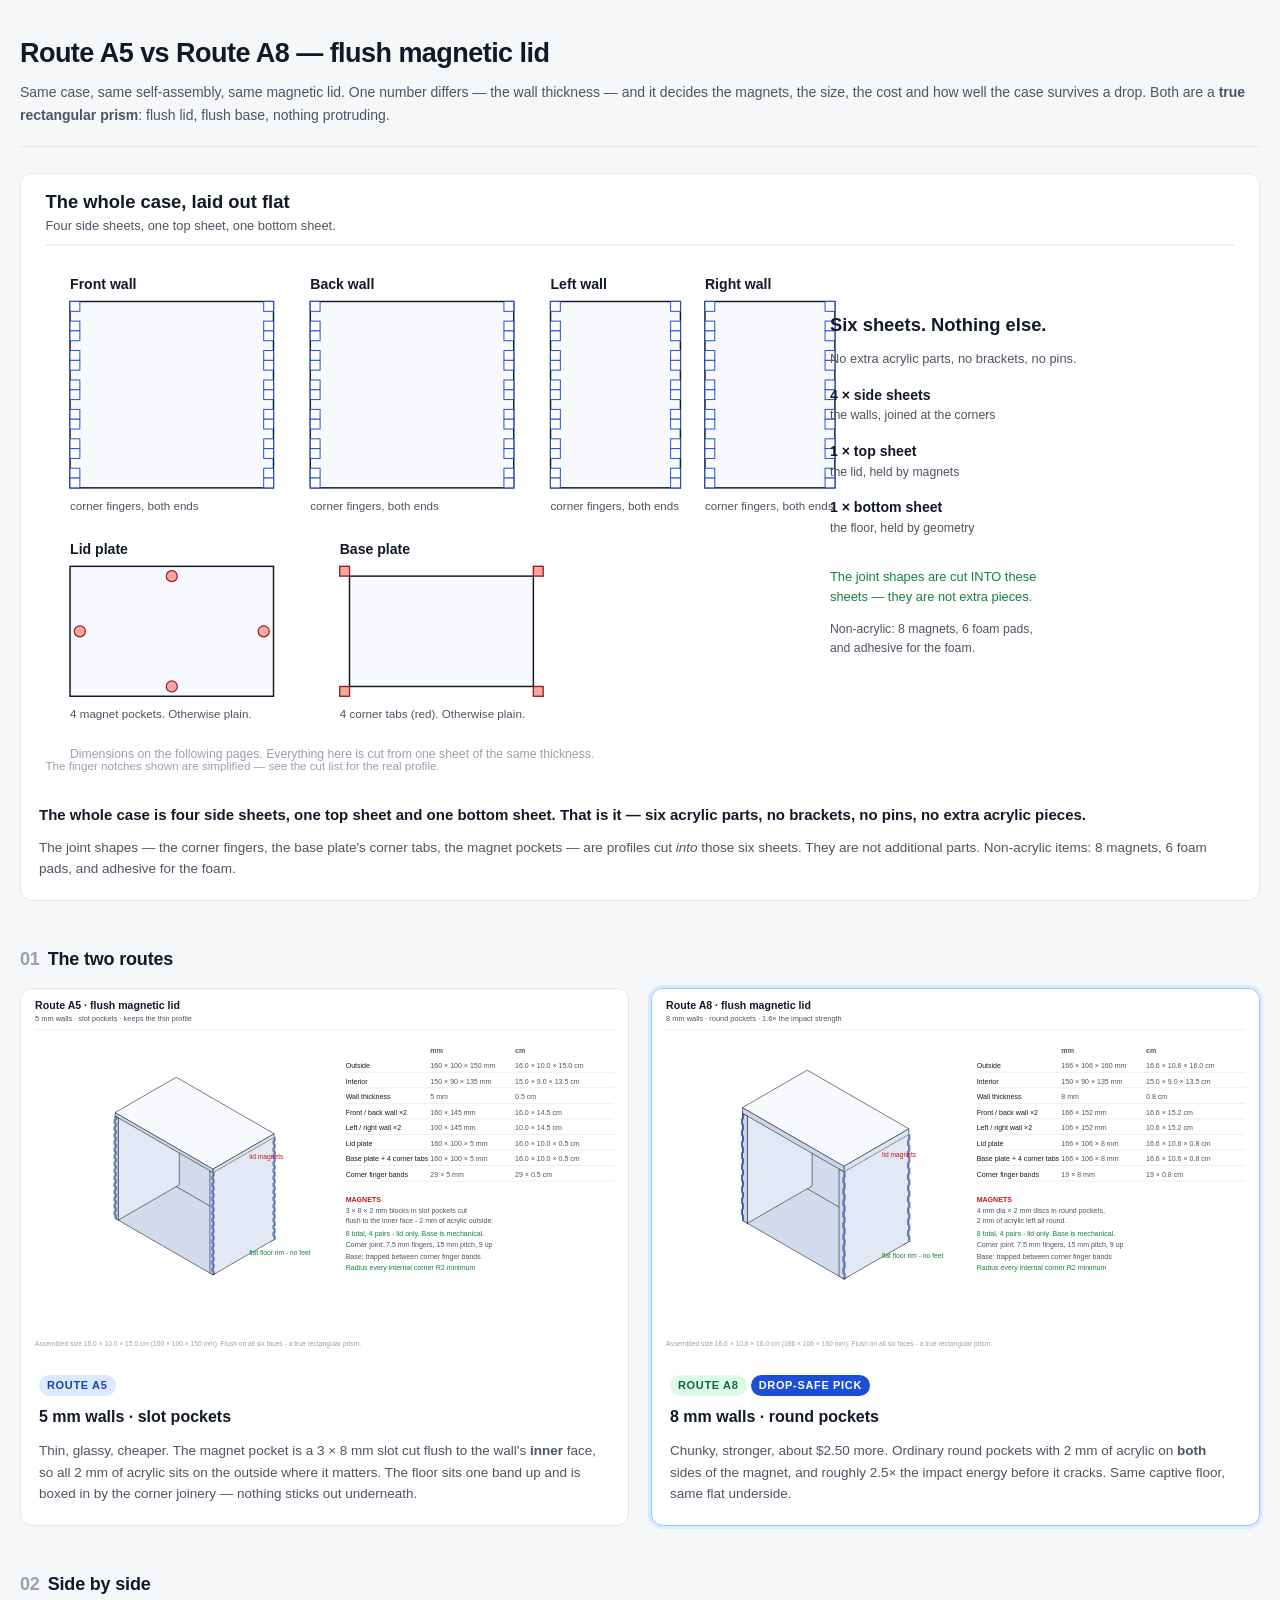
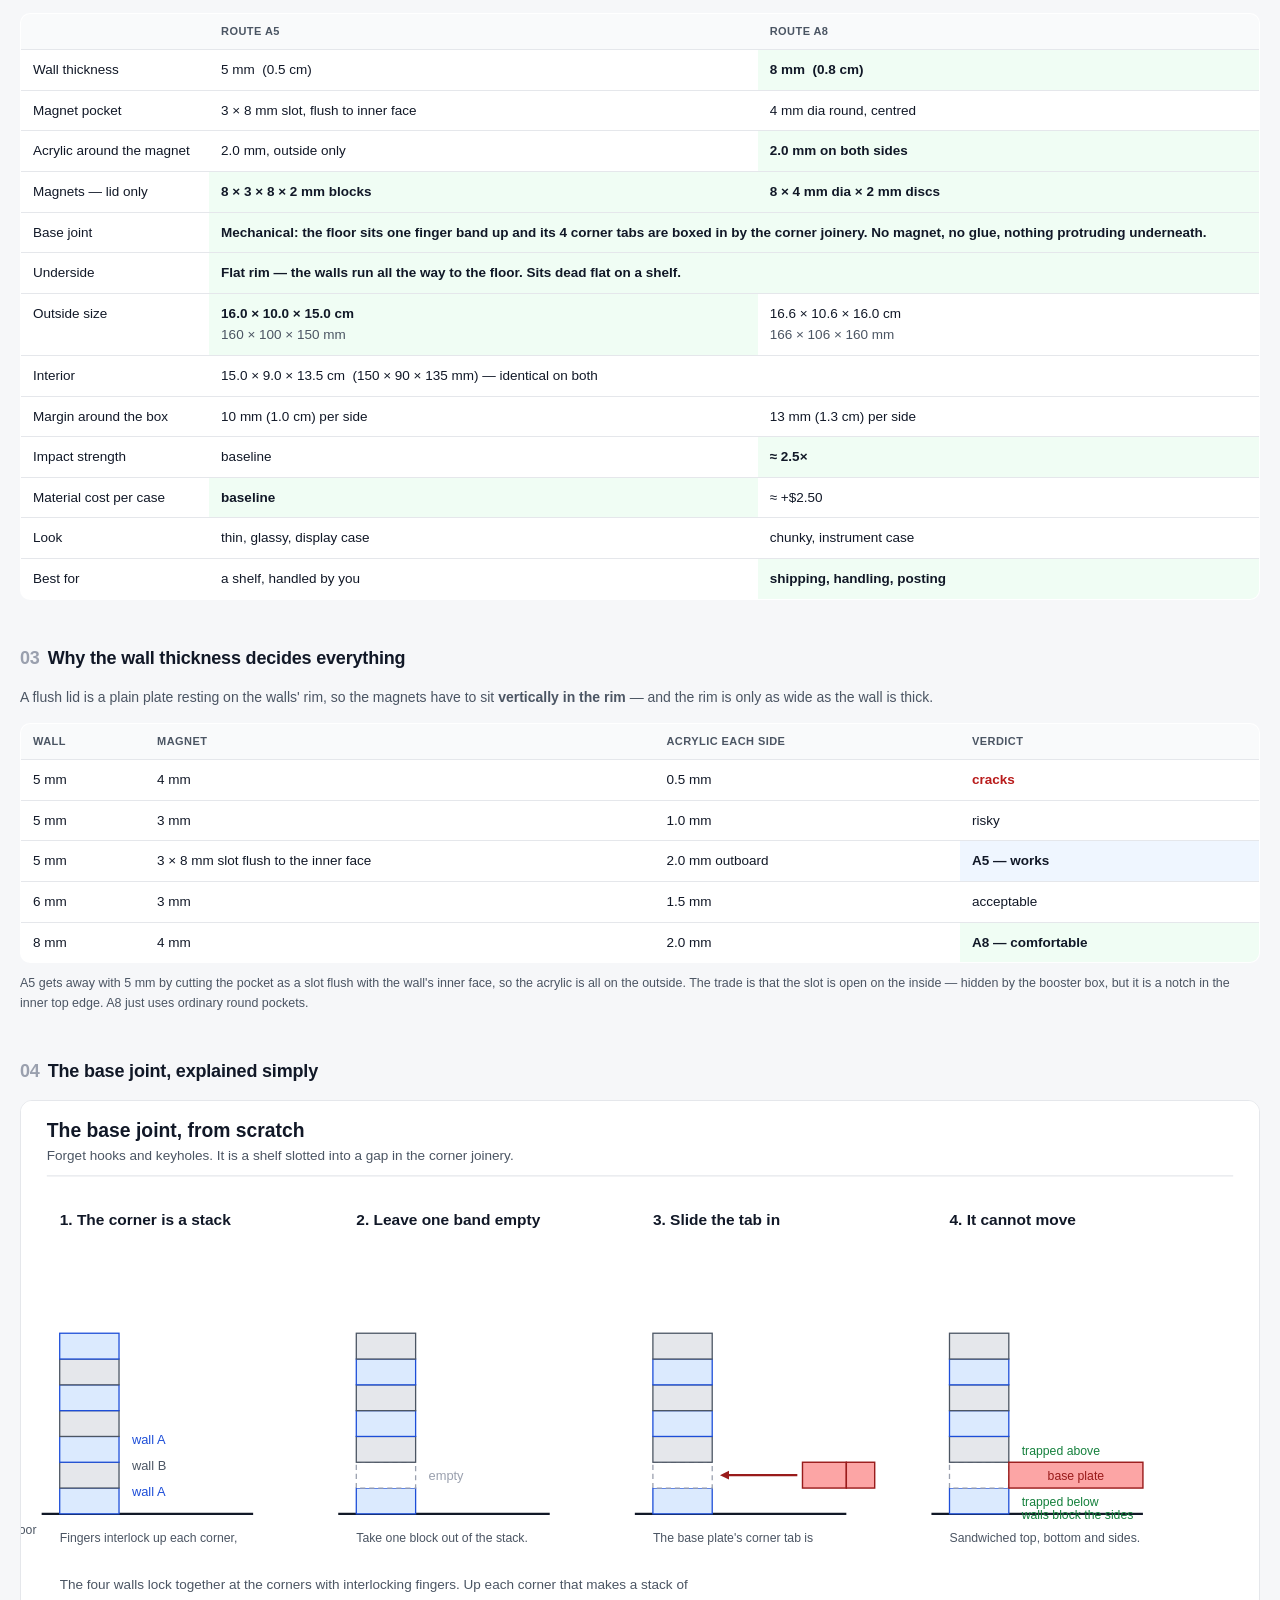
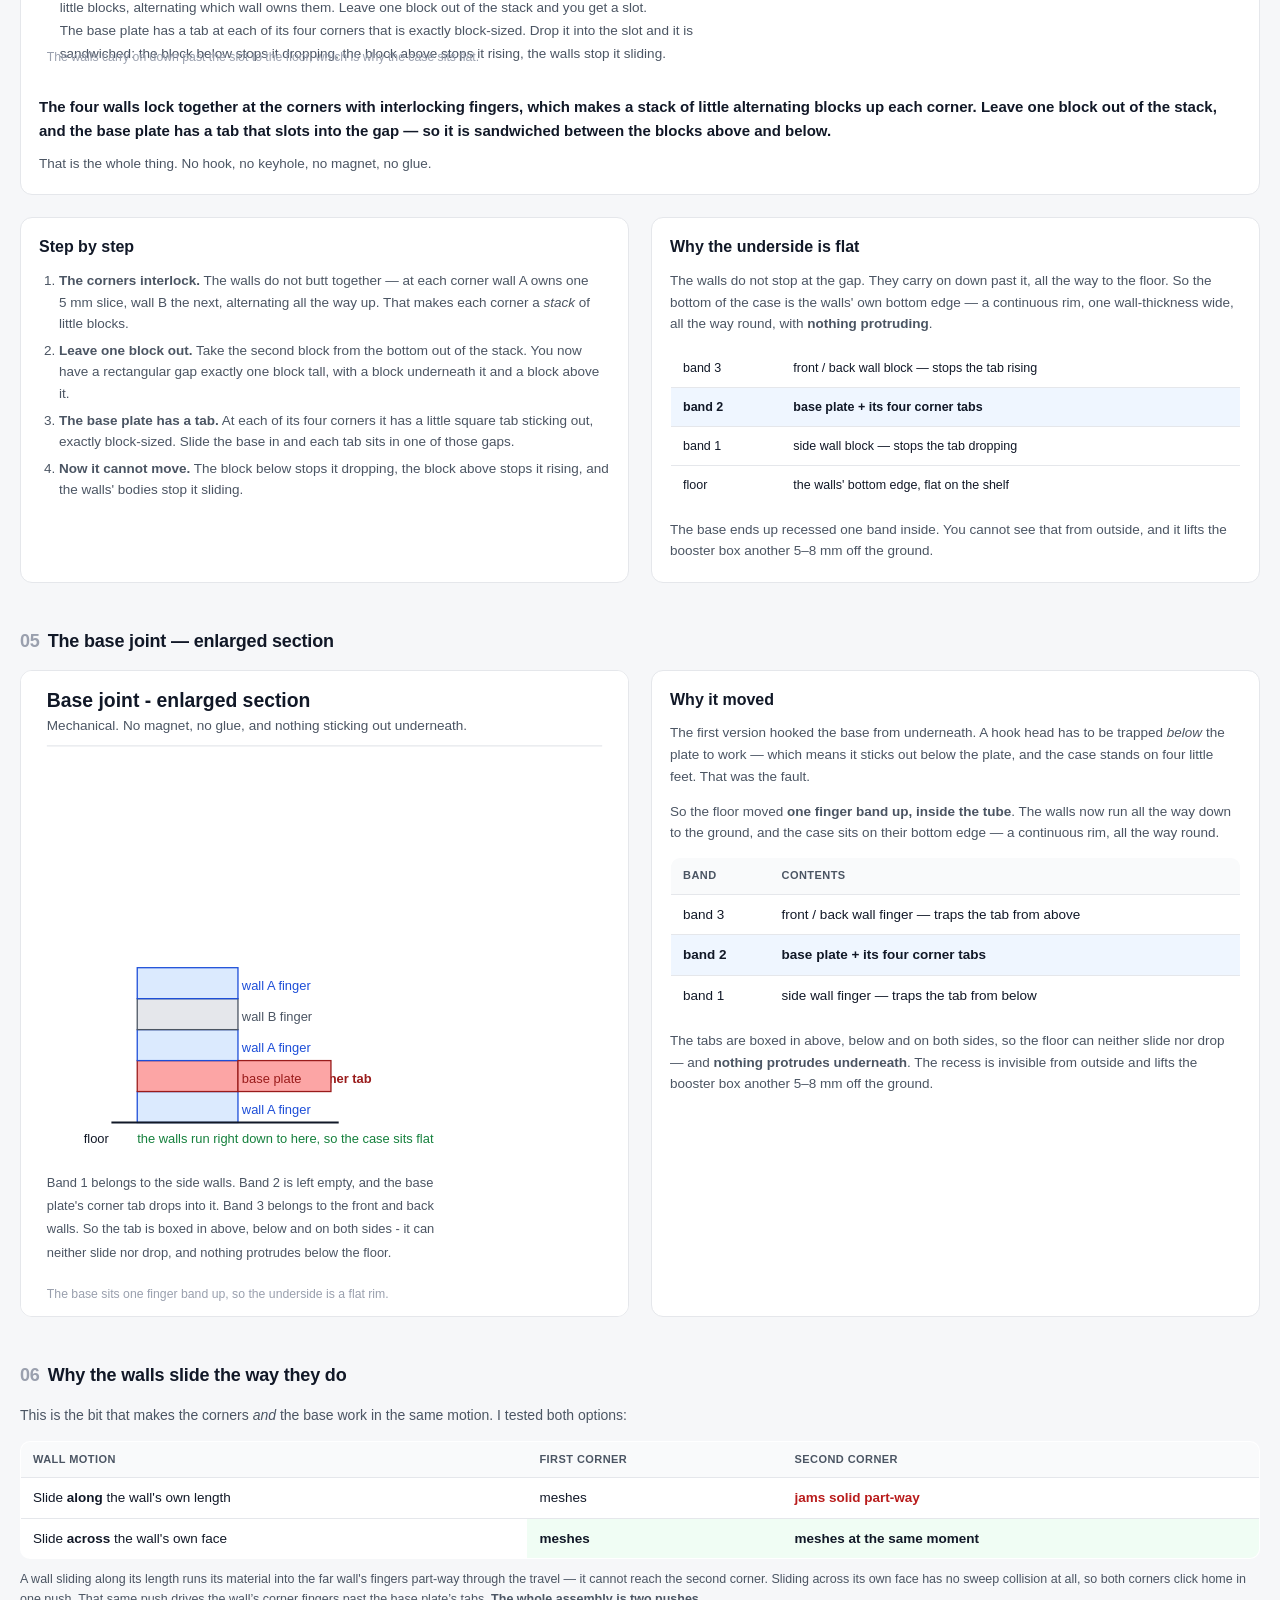
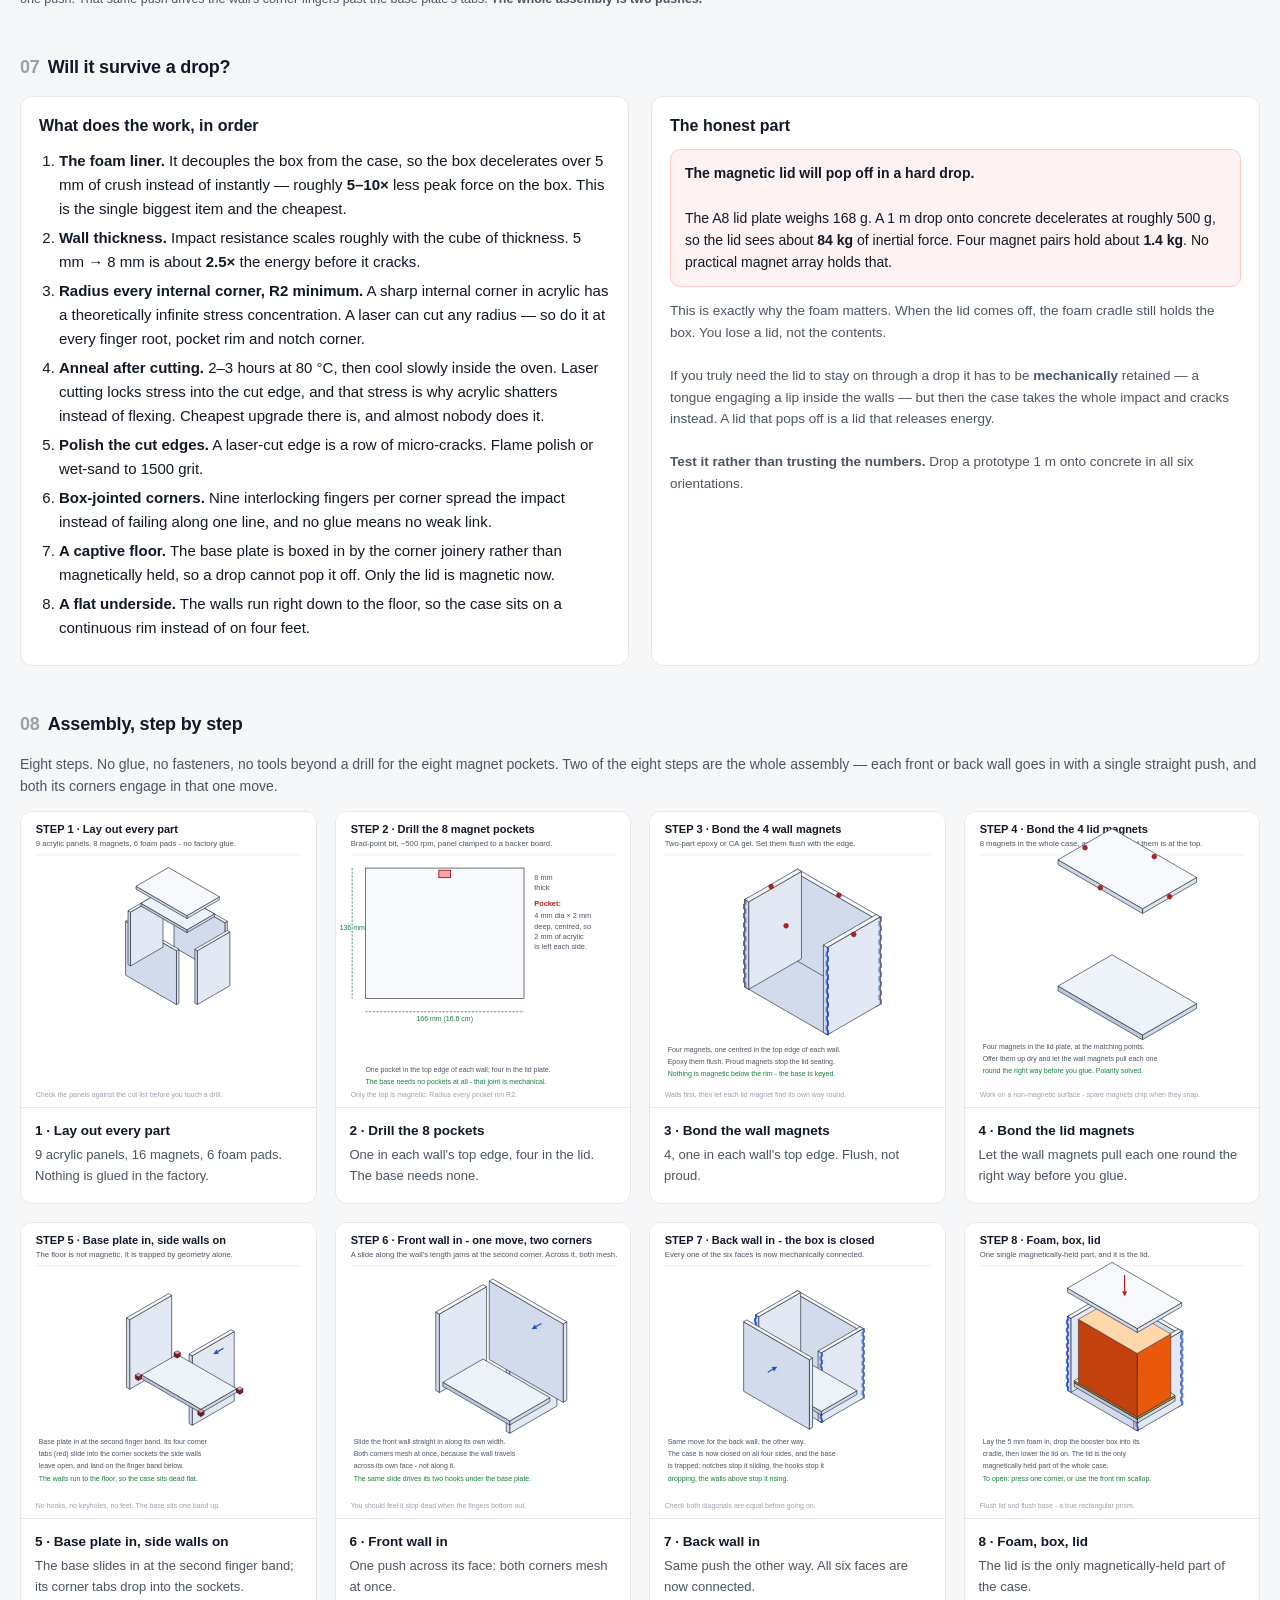
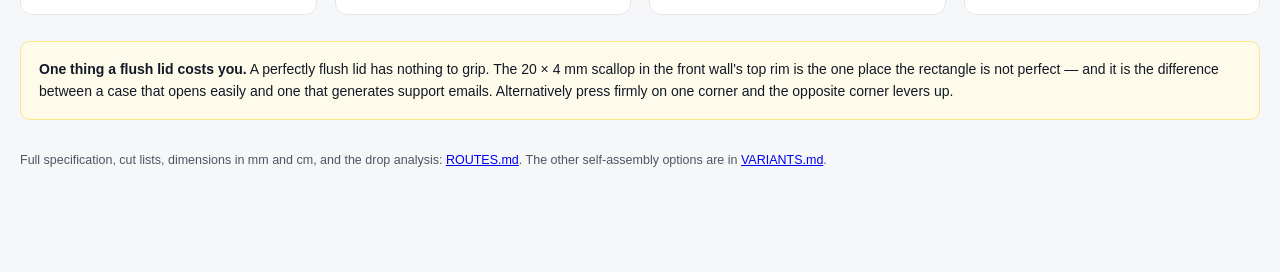
<file: display-cases/compare-a.html>
<!DOCTYPE html>
<html lang="en">
<head>
<meta charset="utf-8">
<meta name="viewport" content="width=device-width, initial-scale=1">
<title>Route A5 vs Route A8 — flush magnetic lid display case</title>
<style>
  :root { --ink:#111827; --mid:#4b5563; --dim:#9aa0ae; --line:#e5e7eb;
          --blue:#1d4ed8; --red:#b91c1c; --green:#15803d; --amber:#b45309; }
  * { box-sizing: border-box; }
  body { margin:0; padding:32px 20px 90px; background:#f6f7f9; color:var(--ink);
         font:15px/1.6 -apple-system, BlinkMacSystemFont, "Segoe UI", Roboto, Helvetica, Arial, sans-serif; }
  .wrap { max-width: 1360px; margin:0 auto; }
  header { border-bottom:1px solid var(--line); padding-bottom:20px; margin-bottom:26px; }
  h1 { font-size:27px; margin:0 0 6px; letter-spacing:-0.02em; }
  .sub { color:var(--mid); font-size:14px; }
  h2 { font-size:18px; margin:44px 0 14px; letter-spacing:-0.01em; }
  h2 .n { color:var(--dim); font-weight:600; margin-right:8px; }
  .cols2 { display:grid; grid-template-columns:1fr 1fr; gap:22px; }
  .cols4 { display:grid; grid-template-columns:repeat(4,1fr); gap:18px; }
  @media (max-width:1100px) { .cols2, .cols4 { grid-template-columns:1fr 1fr; } }
  @media (max-width:700px)  { .cols2, .cols4 { grid-template-columns:1fr; } }
  .card { background:#fff; border:1px solid var(--line); border-radius:12px; overflow:hidden; }
  .card.pick { border-color:#93c5fd; box-shadow:0 0 0 3px #dbeafe; }
  .card img { display:block; width:100%; height:auto; }
  .body { padding:16px 18px 20px; }
  .tag { display:inline-block; font-size:11px; font-weight:700; letter-spacing:.06em;
         text-transform:uppercase; padding:2px 8px; border-radius:999px; margin-bottom:8px;
         background:#e5e7eb; color:#374151; }
  .tag.a5 { background:#dbeafe; color:#1e40af; }
  .tag.a8 { background:#dcfce7; color:#166534; }
  .tag.star { background:#1d4ed8; color:#fff; }
  h3 { font-size:16px; margin:0 0 10px; }
  table { border-collapse:collapse; width:100%; font-size:13.5px; background:#fff;
          border:1px solid var(--line); border-radius:10px; overflow:hidden; }
  th, td { text-align:left; padding:9px 12px; border-bottom:1px solid var(--line); vertical-align:top; }
  th { background:#f9fafb; font-size:11px; text-transform:uppercase; letter-spacing:.04em; color:var(--mid); }
  tr:last-child td { border-bottom:none; }
  td.best { background:#eff6ff; font-weight:600; }
  td.win { background:#f0fdf4; font-weight:600; }
  code { background:#eef1f5; padding:1px 5px; border-radius:4px; font-size:12.5px; }
  .cap { color:var(--mid); font-size:12.5px; margin-top:10px; }
  .note { background:#fffbeb; border:1px solid #fde68a; border-radius:10px; padding:16px 18px; font-size:14px; }
  .warn { background:#fef2f2; border:1px solid #fecaca; border-radius:10px; padding:16px 18px; font-size:14px; }
  ol, ul { padding-left:20px; margin:6px 0 0; }
  li { margin-bottom:5px; }
  .step { background:#fff; border:1px solid var(--line); border-radius:12px; overflow:hidden; }
  .step img { display:block; width:100%; height:auto; border-bottom:1px solid var(--line); }
  .steptxt { padding:12px 14px 16px; font-size:13px; }
  .steptxt strong { display:block; font-size:13.5px; margin-bottom:4px; }
  .steptxt span { color:var(--mid); }
</style>
</head>
<body>
<div class="wrap">

<header>
  <h1>Route A5 vs Route A8 — flush magnetic lid</h1>
  <div class="sub">
    Same case, same self-assembly, same magnetic lid. One number differs —
    the wall thickness — and it decides the magnets, the size, the cost and how
    well the case survives a drop. Both are a <strong>true rectangular prism</strong>:
    flush lid, flush base, nothing protruding.
  </div>
</header>

<div class="card" style="margin-bottom:8px">
  <img src="variants/six-sheets.svg" alt="The whole case laid out flat: six acrylic sheets">
  <div class="body">
    <p style="margin:0 0 10px;font-size:15px;font-weight:600">
      The whole case is <strong>four side sheets, one top sheet and one bottom sheet</strong>.
      That is it &mdash; six acrylic parts, no brackets, no pins, no extra acrylic pieces.
    </p>
    <p style="margin:0;font-size:13.5px;color:var(--mid)">
      The joint shapes &mdash; the corner fingers, the base plate's corner tabs, the magnet
      pockets &mdash; are profiles cut <em>into</em> those six sheets. They are not additional
      parts. Non-acrylic items: 8 magnets, 6 foam pads, and adhesive for the foam.
    </p>
  </div>
</div>

<h2><span class="n">01</span>The two routes</h2>
<div class="cols2">
  <div class="card">
    <img src="variants/a5.svg" alt="Route A5 - 5 mm walls, flush magnetic lid">
    <div class="body">
      <span class="tag a5">Route A5</span>
      <h3>5 mm walls &middot; slot pockets</h3>
      <p style="margin:0;font-size:13.5px;color:var(--mid)">
        Thin, glassy, cheaper. The magnet pocket is a 3 &times; 8 mm slot cut flush
        to the wall's <strong>inner</strong> face, so all 2 mm of acrylic sits on
        the outside where it matters. The floor sits one band up and is boxed in by the corner joinery &mdash; nothing sticks out underneath.
      </p>
    </div>
  </div>
  <div class="card pick">
    <img src="variants/a8.svg" alt="Route A8 - 8 mm walls, flush magnetic lid">
    <div class="body">
      <span class="tag a8">Route A8</span> <span class="tag star">Drop-safe pick</span>
      <h3>8 mm walls &middot; round pockets</h3>
      <p style="margin:0;font-size:13.5px;color:var(--mid)">
        Chunky, stronger, about $2.50 more. Ordinary round pockets with 2 mm of
        acrylic on <strong>both</strong> sides of the magnet, and roughly 2.5&times;
        the impact energy before it cracks. Same captive floor, same flat underside.
      </p>
    </div>
  </div>
</div>

<h2><span class="n">02</span>Side by side</h2>
<table>
  <thead><tr><th>&nbsp;</th><th>Route A5</th><th>Route A8</th></tr></thead>
  <tbody>
    <tr><td>Wall thickness</td><td>5 mm &nbsp;(0.5 cm)</td><td class="win">8 mm &nbsp;(0.8 cm)</td></tr>
    <tr><td>Magnet pocket</td><td>3 &times; 8 mm slot, flush to inner face</td><td>4 mm dia round, centred</td></tr>
    <tr><td>Acrylic around the magnet</td><td>2.0 mm, outside only</td><td class="win">2.0 mm on both sides</td></tr>
    <tr><td>Magnets &mdash; lid only</td><td class="win">8 &times; 3 &times; 8 &times; 2 mm blocks</td><td class="win">8 &times; 4 mm dia &times; 2 mm discs</td></tr>
    <tr><td>Base joint</td><td colspan="2" class="win">Mechanical: the floor sits one finger band up and its 4 corner tabs are boxed in by the corner joinery. No magnet, no glue, nothing protruding underneath.</td></tr>
    <tr><td>Underside</td><td colspan="2" class="win">Flat rim &mdash; the walls run all the way to the floor. Sits dead flat on a shelf.</td></tr>
    <tr><td>Outside size</td>
        <td class="win">16.0 &times; 10.0 &times; 15.0 cm<br><span style="color:var(--mid);font-weight:400">160 &times; 100 &times; 150 mm</span></td>
        <td>16.6 &times; 10.6 &times; 16.0 cm<br><span style="color:var(--mid)">166 &times; 106 &times; 160 mm</span></td></tr>
    <tr><td>Interior</td><td colspan="2">15.0 &times; 9.0 &times; 13.5 cm &nbsp;(150 &times; 90 &times; 135 mm) &mdash; identical on both</td></tr>
    <tr><td>Margin around the box</td><td>10 mm (1.0 cm) per side</td><td>13 mm (1.3 cm) per side</td></tr>
    <tr><td>Impact strength</td><td>baseline</td><td class="win">&asymp; 2.5&times;</td></tr>
    <tr><td>Material cost per case</td><td class="win">baseline</td><td>&asymp; +$2.50</td></tr>
    <tr><td>Look</td><td>thin, glassy, display case</td><td>chunky, instrument case</td></tr>
    <tr><td>Best for</td><td>a shelf, handled by you</td><td class="win">shipping, handling, posting</td></tr>
  </tbody>
</table>

<h2><span class="n">03</span>Why the wall thickness decides everything</h2>
<p style="font-size:14px;color:var(--mid);margin-top:0">
  A flush lid is a plain plate resting on the walls' rim, so the magnets have to
  sit <strong>vertically in the rim</strong> &mdash; and the rim is only as wide as the
  wall is thick.
</p>
<table>
  <thead><tr><th>Wall</th><th>Magnet</th><th>Acrylic each side</th><th>Verdict</th></tr></thead>
  <tbody>
    <tr><td>5 mm</td><td>4 mm</td><td>0.5 mm</td><td style="color:var(--red);font-weight:600">cracks</td></tr>
    <tr><td>5 mm</td><td>3 mm</td><td>1.0 mm</td><td>risky</td></tr>
    <tr><td>5 mm</td><td>3 &times; 8 mm slot flush to the inner face</td><td>2.0 mm outboard</td><td class="best">A5 &mdash; works</td></tr>
    <tr><td>6 mm</td><td>3 mm</td><td>1.5 mm</td><td>acceptable</td></tr>
    <tr><td>8 mm</td><td>4 mm</td><td>2.0 mm</td><td class="win">A8 &mdash; comfortable</td></tr>
  </tbody>
</table>
<p class="cap">
  A5 gets away with 5 mm by cutting the pocket as a slot flush with the wall's
  inner face, so the acrylic is all on the outside. The trade is that the slot is
  open on the inside &mdash; hidden by the booster box, but it is a notch in the
  inner top edge. A8 just uses ordinary round pockets.
</p>


<h2><span class="n">04</span>The base joint, explained simply</h2>
<div class="card" style="margin-bottom:22px">
  <img src="variants/base-explained.svg" alt="Four panels explaining the base joint from scratch">
  <div class="body">
    <p style="margin:0 0 10px;font-size:15px;font-weight:600">
      The four walls lock together at the corners with interlocking fingers, which makes
      a stack of little alternating blocks up each corner. Leave one block out of the
      stack, and the base plate has a tab that slots into the gap &mdash; so it is sandwiched
      between the blocks above and below.
    </p>
    <p style="margin:0;font-size:13.5px;color:var(--mid)">
      That is the whole thing. No hook, no keyhole, no magnet, no glue.
    </p>
  </div>
</div>
<div class="cols2">
  <div class="card"><div class="body">
    <h3>Step by step</h3>
    <ol style="font-size:13.5px;color:var(--mid)">
      <li><strong>The corners interlock.</strong> The walls do not butt together &mdash; at each corner wall A owns one 5&nbsp;mm slice, wall B the next, alternating all the way up. That makes each corner a <em>stack</em> of little blocks.</li>
      <li><strong>Leave one block out.</strong> Take the second block from the bottom out of the stack. You now have a rectangular gap exactly one block tall, with a block underneath it and a block above it.</li>
      <li><strong>The base plate has a tab.</strong> At each of its four corners it has a little square tab sticking out, exactly block-sized. Slide the base in and each tab sits in one of those gaps.</li>
      <li><strong>Now it cannot move.</strong> The block below stops it dropping, the block above stops it rising, and the walls' bodies stop it sliding.</li>
    </ol>
  </div></div>
  <div class="card"><div class="body">
    <h3>Why the underside is flat</h3>
    <p style="font-size:13.5px;color:var(--mid);margin-top:0">
      The walls do not stop at the gap. They carry on down past it, all the way to the
      floor. So the bottom of the case is the walls' own bottom edge &mdash; a continuous
      rim, one wall-thickness wide, all the way round, with <strong>nothing protruding</strong>.
    </p>
    <table style="font-size:12.5px">
      <tbody>
        <tr><td>band 3</td><td>front / back wall block &mdash; stops the tab rising</td></tr>
        <tr><td class="best">band 2</td><td class="best">base plate + its four corner tabs</td></tr>
        <tr><td>band 1</td><td>side wall block &mdash; stops the tab dropping</td></tr>
        <tr><td>floor</td><td>the walls' bottom edge, flat on the shelf</td></tr>
      </tbody>
    </table>
    <p style="font-size:13.5px;color:var(--mid);margin-bottom:0">
      The base ends up recessed one band inside. You cannot see that from outside,
      and it lifts the booster box another 5&ndash;8&nbsp;mm off the ground.
    </p>
  </div></div>
</div>

<h2><span class="n">05</span>The base joint &mdash; enlarged section</h2>
<div class="cols2">
  <div class="card"><img src="variants/base-joint.svg" alt="Enlarged section through the base corner tab"></div>
  <div class="card"><div class="body">
    <h3>Why it moved</h3>
    <p style="font-size:13.5px;color:var(--mid);margin-top:0">
      The first version hooked the base from underneath. A hook head has to be
      trapped <em>below</em> the plate to work &mdash; which means it sticks out below
      the plate, and the case stands on four little feet. That was the fault.
    </p>
    <p style="font-size:13.5px;color:var(--mid)">
      So the floor moved <strong>one finger band up, inside the tube</strong>. The walls
      now run all the way down to the ground, and the case sits on their bottom
      edge &mdash; a continuous rim, all the way round.
    </p>
    <table>
      <thead><tr><th>Band</th><th>Contents</th></tr></thead>
      <tbody>
        <tr><td>band 3</td><td>front / back wall finger &mdash; traps the tab from above</td></tr>
        <tr><td class="best">band 2</td><td class="best">base plate + its four corner tabs</td></tr>
        <tr><td>band 1</td><td>side wall finger &mdash; traps the tab from below</td></tr>
      </tbody>
    </table>
    <p style="font-size:13.5px;color:var(--mid);margin-bottom:0">
      The tabs are boxed in above, below and on both sides, so the floor can
      neither slide nor drop &mdash; and <strong>nothing protrudes underneath</strong>. The
      recess is invisible from outside and lifts the booster box another 5&ndash;8 mm
      off the ground.
    </p>
  </div></div>
</div>

<h2><span class="n">06</span>Why the walls slide the way they do</h2>
<p style="font-size:14px;color:var(--mid);margin-top:0">
  This is the bit that makes the corners <em>and</em> the base work in the same motion.
  I tested both options:
</p>
<table>
  <thead><tr><th>Wall motion</th><th>First corner</th><th>Second corner</th></tr></thead>
  <tbody>
    <tr><td>Slide <strong>along</strong> the wall's own length</td><td>meshes</td><td style="color:var(--red);font-weight:600">jams solid part-way</td></tr>
    <tr><td>Slide <strong>across</strong> the wall's own face</td><td class="win">meshes</td><td class="win">meshes at the same moment</td></tr>
  </tbody>
</table>
<p class="cap">
  A wall sliding along its length runs its material into the far wall's fingers part-way
  through the travel &mdash; it cannot reach the second corner. Sliding across its own face
  has no sweep collision at all, so both corners click home in one push. That same push
  drives the wall’s corner fingers past the base plate’s tabs. <strong>The whole assembly is two pushes.</strong>
</p>

<h2><span class="n">07</span>Will it survive a drop?</h2>
<div class="cols2">
  <div class="card"><div class="body">
    <h3>What does the work, in order</h3>
    <ol>
      <li><strong>The foam liner.</strong> It decouples the box from the case, so the box decelerates over 5 mm of crush instead of instantly &mdash; roughly <strong>5&ndash;10&times;</strong> less peak force on the box. This is the single biggest item and the cheapest.</li>
      <li><strong>Wall thickness.</strong> Impact resistance scales roughly with the cube of thickness. 5 mm &rarr; 8 mm is about <strong>2.5&times;</strong> the energy before it cracks.</li>
      <li><strong>Radius every internal corner, R2 minimum.</strong> A sharp internal corner in acrylic has a theoretically infinite stress concentration. A laser can cut any radius &mdash; so do it at every finger root, pocket rim and notch corner.</li>
      <li><strong>Anneal after cutting.</strong> 2&ndash;3 hours at 80&nbsp;&deg;C, then cool slowly inside the oven. Laser cutting locks stress into the cut edge, and that stress is why acrylic shatters instead of flexing. Cheapest upgrade there is, and almost nobody does it.</li>
      <li><strong>Polish the cut edges.</strong> A laser-cut edge is a row of micro-cracks. Flame polish or wet-sand to 1500 grit.</li>
      <li><strong>Box-jointed corners.</strong> Nine interlocking fingers per corner spread the impact instead of failing along one line, and no glue means no weak link.</li>
      <li><strong>A captive floor.</strong> The base plate is boxed in by the corner joinery rather than magnetically held, so a drop cannot pop it off. Only the lid is magnetic now.</li>
      <li><strong>A flat underside.</strong> The walls run right down to the floor, so the case sits on a continuous rim instead of on four feet.</li>
    </ol>
  </div></div>
  <div class="card"><div class="body">
    <h3>The honest part</h3>
    <div class="warn" style="padding:12px 14px">
      <strong>The magnetic lid will pop off in a hard drop.</strong><br><br>
      The A8 lid plate weighs 168&nbsp;g. A 1&nbsp;m drop onto concrete decelerates at
      roughly 500&nbsp;g, so the lid sees about <strong>84&nbsp;kg</strong> of inertial force.
      Four magnet pairs hold about <strong>1.4&nbsp;kg</strong>. No practical magnet
      array holds that.
    </div>
    <p style="font-size:13.5px;color:var(--mid);margin-bottom:0">
      This is exactly why the foam matters. When the lid comes off, the foam cradle
      still holds the box. You lose a lid, not the contents.
      <br><br>
      If you truly need the lid to stay on through a drop it has to be
      <strong>mechanically</strong> retained &mdash; a tongue engaging a lip inside the
      walls &mdash; but then the case takes the whole impact and cracks instead. A lid
      that pops off is a lid that releases energy.
      <br><br>
      <strong>Test it rather than trusting the numbers.</strong> Drop a prototype
      1&nbsp;m onto concrete in all six orientations.
    </p>
  </div></div>
</div>

<h2><span class="n">08</span>Assembly, step by step</h2>
<p style="font-size:14px;color:var(--mid);margin-top:0">
  Eight steps. No glue, no fasteners, no tools beyond a drill for the eight magnet
  pockets. Two of the eight steps are the whole assembly &mdash; each front or back wall
  goes in with a single straight push, and both its corners engage in that one move.
</p>
<div class="cols4">

  <div class="step">
    <img src="variants/assembly-01.svg" alt="Step 1 - lay out every part">
    <div class="steptxt"><strong>1 &middot; Lay out every part</strong>
      <span>9 acrylic panels, 16 magnets, 6 foam pads. Nothing is glued in the factory.</span></div>
  </div>

  <div class="step">
    <img src="variants/assembly-02.svg" alt="Step 2 - drill the 16 magnet pockets">
    <div class="steptxt"><strong>2 &middot; Drill the 8 pockets</strong>
      <span>One in each wall's top edge, four in the lid. The base needs none.</span></div>
  </div>

  <div class="step">
    <img src="variants/assembly-03.svg" alt="Step 3 - bond the 8 wall magnets">
    <div class="steptxt"><strong>3 &middot; Bond the wall magnets</strong>
      <span>4, one in each wall's top edge. Flush, not proud.</span></div>
  </div>

  <div class="step">
    <img src="variants/assembly-04.svg" alt="Step 4 - bond the lid and base magnets">
    <div class="steptxt"><strong>4 &middot; Bond the lid magnets</strong>
      <span>Let the wall magnets pull each one round the right way before you glue.</span></div>
  </div>

  <div class="step">
    <img src="variants/assembly-05.svg" alt="Step 5 - build the two halves">
    <div class="steptxt"><strong>5 &middot; Base plate in, side walls on</strong>
      <span>The base slides in at the second finger band; its corner tabs drop into the sockets.</span></div>
  </div>

  <div class="step">
    <img src="variants/assembly-06.svg" alt="Step 6 - slide into a rigid tube">
    <div class="steptxt"><strong>6 &middot; Front wall in</strong>
      <span>One push across its face: both corners mesh at once.</span></div>
  </div>

  <div class="step">
    <img src="variants/assembly-07.svg" alt="Step 7 - click on the base and fit the foam">
    <div class="steptxt"><strong>7 &middot; Back wall in</strong>
      <span>Same push the other way. All six faces are now connected.</span></div>
  </div>

  <div class="step">
    <img src="variants/assembly-08.svg" alt="Step 8 - box in, lid on">
    <div class="steptxt"><strong>8 &middot; Foam, box, lid</strong>
      <span>The lid is the only magnetically-held part of the case.</span></div>
  </div>

</div>

<div class="note" style="margin-top:26px">
  <strong>One thing a flush lid costs you.</strong> A perfectly flush lid has nothing to
  grip. The 20 &times; 4 mm scallop in the front wall's top rim is the one place the
  rectangle is not perfect &mdash; and it is the difference between a case that opens
  easily and one that generates support emails. Alternatively press firmly on one
  corner and the opposite corner levers up.
</div>

<p class="cap" style="margin-top:30px">
  Full specification, cut lists, dimensions in mm and cm, and the drop analysis:
  <a href="ROUTES.md">ROUTES.md</a>. The other self-assembly options are in
  <a href="VARIANTS.md">VARIANTS.md</a>.
</p>

</div>
</body>
</html>
</file>
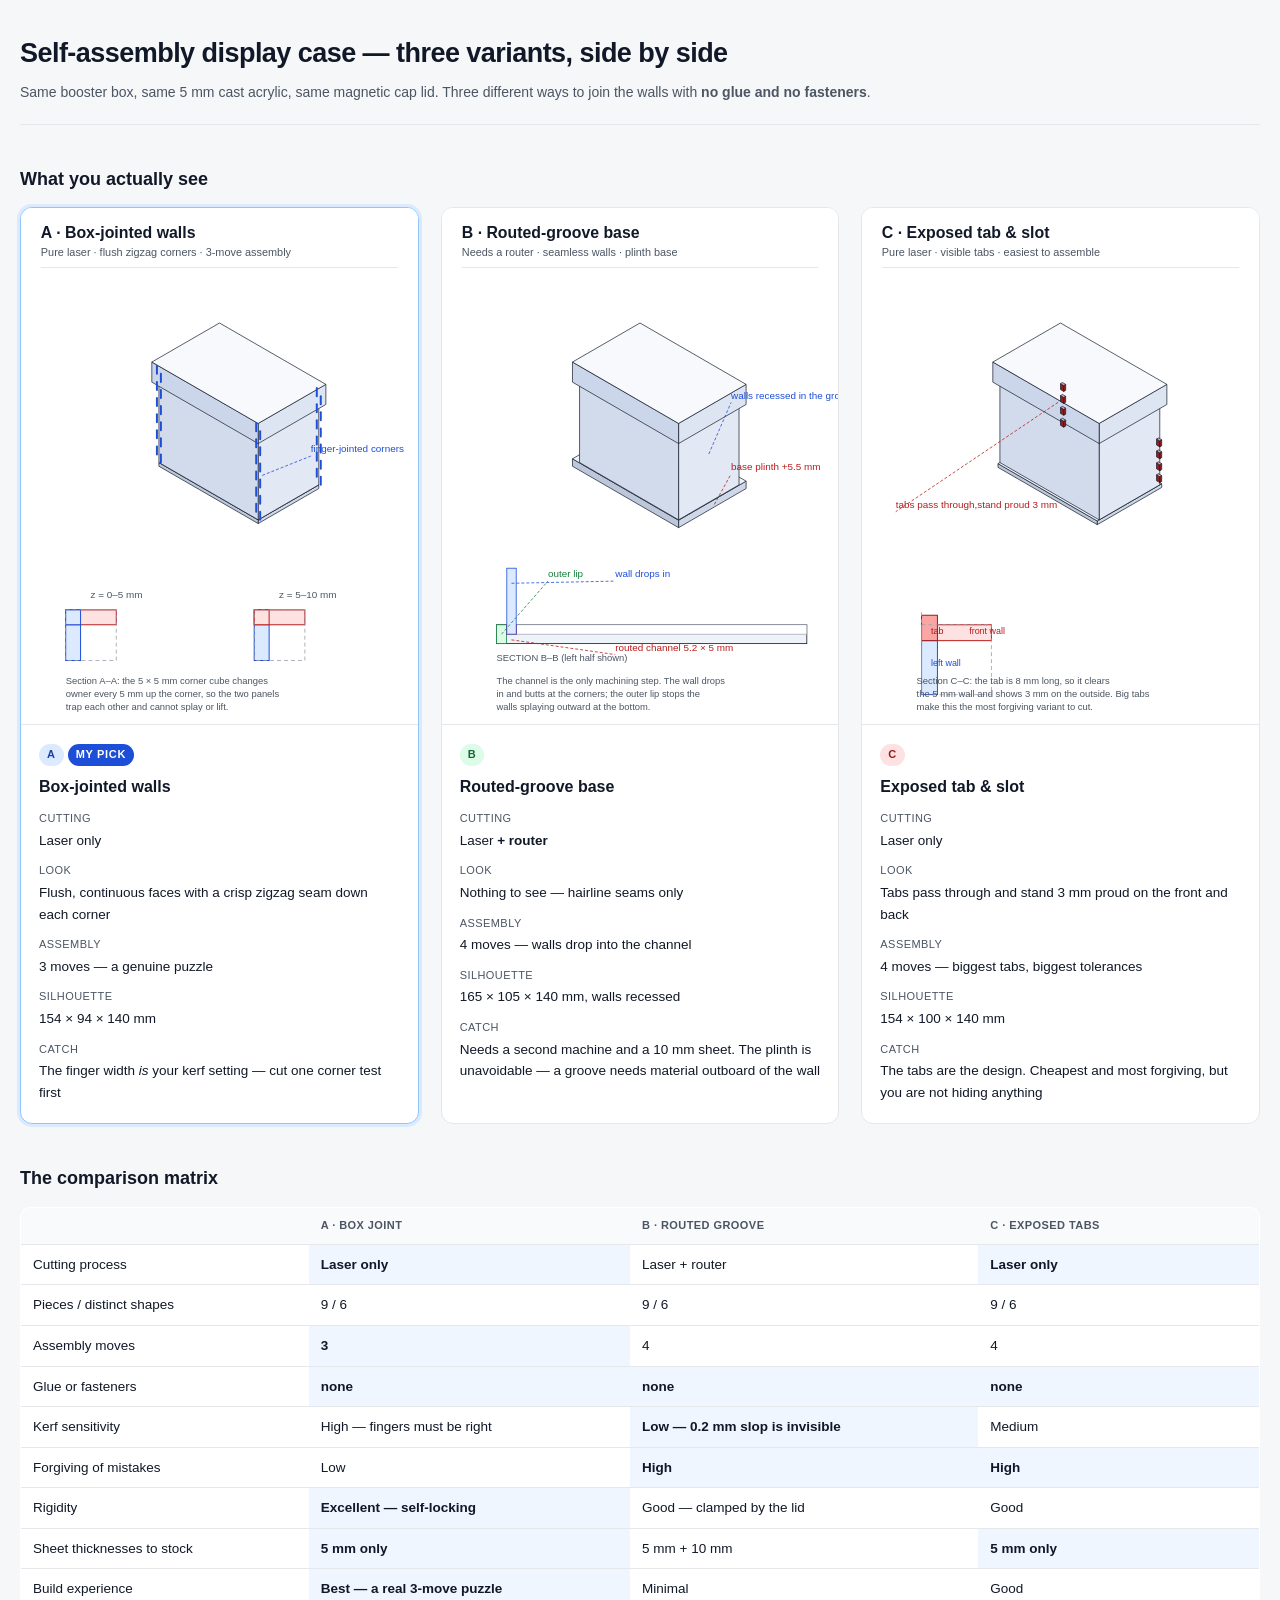
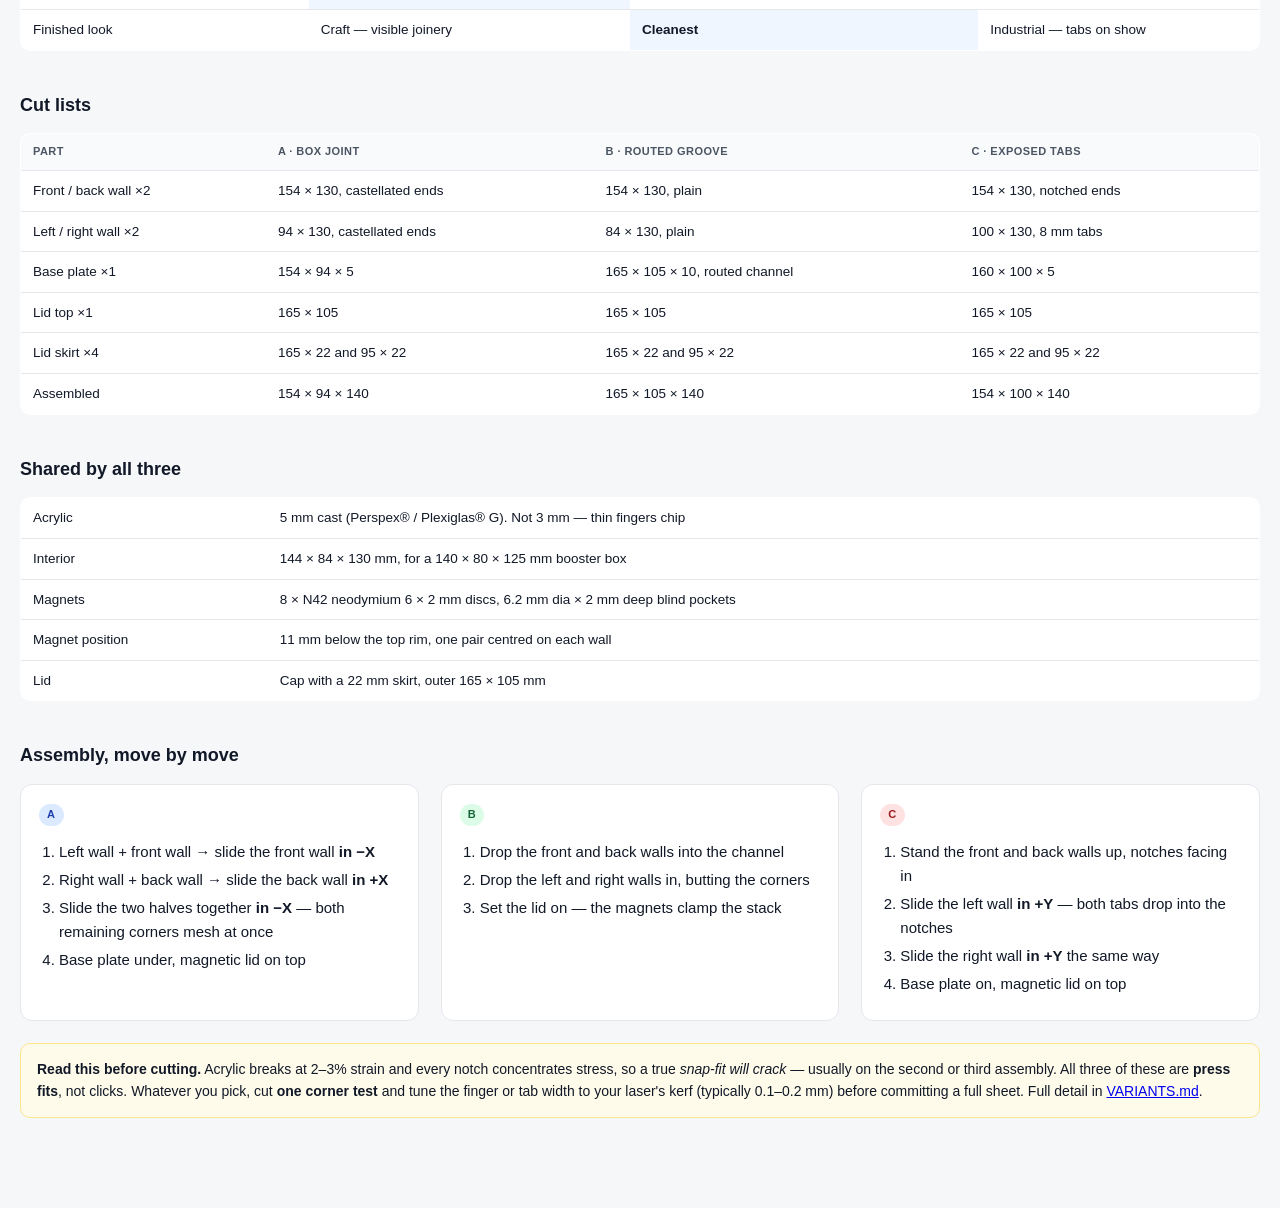
<file: display-cases/compare.html>
<!DOCTYPE html>
<html lang="en">
<head>
<meta charset="utf-8">
<meta name="viewport" content="width=device-width, initial-scale=1">
<title>Self-assembly display case — three variants compared</title>
<style>
  :root { --ink:#111827; --mid:#4b5563; --dim:#9aa0ae; --line:#e5e7eb; --blue:#1d4ed8; --red:#b91c1c; }
  * { box-sizing: border-box; }
  body { margin:0; padding:32px 20px 90px; background:#f6f7f9; color:var(--ink);
         font:15px/1.6 -apple-system, BlinkMacSystemFont, "Segoe UI", Roboto, Helvetica, Arial, sans-serif; }
  .wrap { max-width: 1360px; margin:0 auto; }
  header { border-bottom:1px solid var(--line); padding-bottom:20px; margin-bottom:26px; }
  h1 { font-size:27px; margin:0 0 6px; letter-spacing:-0.02em; }
  .sub { color:var(--mid); font-size:14px; }
  h2 { font-size:18px; margin:40px 0 14px; }
  .cols { display:grid; grid-template-columns: repeat(3, 1fr); gap:22px; }
  @media (max-width: 1180px) { .cols { grid-template-columns: 1fr; } }
  .col { background:#fff; border:1px solid var(--line); border-radius:12px; overflow:hidden;
         display:flex; flex-direction:column; }
  .col.pick { border-color:#93c5fd; box-shadow:0 0 0 3px #dbeafe; }
  .col img { width:100%; height:auto; display:block; border-bottom:1px solid var(--line); }
  .body { padding:16px 18px 20px; }
  .tag { display:inline-block; font-size:11px; font-weight:700; letter-spacing:.06em;
         text-transform:uppercase; padding:2px 8px; border-radius:999px; margin-bottom:8px; }
  .t-a { background:#dbeafe; color:#1e40af; }
  .t-b { background:#dcfce7; color:#166534; }
  .t-c { background:#fee2e2; color:#991b1b; }
  .star { background:#1d4ed8; color:#fff; }
  h3 { font-size:16px; margin:0 0 10px; }
  dl { margin:0; font-size:13.5px; }
  dt { color:var(--mid); font-size:11px; text-transform:uppercase; letter-spacing:.04em;
       margin-top:11px; }
  dd { margin:2px 0 0; }
  table { border-collapse:collapse; width:100%; font-size:13.5px; background:#fff;
          border:1px solid var(--line); border-radius:10px; overflow:hidden; }
  th, td { text-align:left; padding:9px 12px; border-bottom:1px solid var(--line); vertical-align:top; }
  th { background:#f9fafb; font-size:11px; text-transform:uppercase; letter-spacing:.04em; color:var(--mid); }
  tr:last-child td { border-bottom:none; }
  td.best { background:#eff6ff; font-weight:600; }
  code { background:#eef1f5; padding:1px 5px; border-radius:4px; font-size:12.5px; }
  .note { background:#fffbeb; border:1px solid #fde68a; border-radius:10px; padding:14px 16px;
          font-size:14px; margin-top:22px; }
  ol { padding-left:20px; margin:6px 0 0; }
  li { margin-bottom:4px; }
</style>
</head>
<body>
<div class="wrap">

<header>
  <h1>Self-assembly display case — three variants, side by side</h1>
  <div class="sub">
    Same booster box, same 5 mm cast acrylic, same magnetic cap lid.
    Three different ways to join the walls with <strong>no glue and no fasteners</strong>.
  </div>
</header>

<h2>What you actually see</h2>
<div class="cols">

  <div class="col pick">
    <img src="variants/boxjoint.svg" alt="Variant A: box-jointed walls">
    <div class="body">
      <span class="tag t-a">A</span> <span class="tag star">My pick</span>
      <h3>Box-jointed walls</h3>
      <dl>
        <dt>Cutting</dt><dd>Laser only</dd>
        <dt>Look</dt><dd>Flush, continuous faces with a crisp zigzag seam down each corner</dd>
        <dt>Assembly</dt><dd>3 moves — a genuine puzzle</dd>
        <dt>Silhouette</dt><dd>154 × 94 × 140 mm</dd>
        <dt>Catch</dt><dd>The finger width <em>is</em> your kerf setting — cut one corner test first</dd>
      </dl>
    </div>
  </div>

  <div class="col">
    <img src="variants/groove.svg" alt="Variant B: routed-groove base">
    <div class="body">
      <span class="tag t-b">B</span>
      <h3>Routed-groove base</h3>
      <dl>
        <dt>Cutting</dt><dd>Laser <strong>+ router</strong></dd>
        <dt>Look</dt><dd>Nothing to see — hairline seams only</dd>
        <dt>Assembly</dt><dd>4 moves — walls drop into the channel</dd>
        <dt>Silhouette</dt><dd>165 × 105 × 140 mm, walls recessed</dd>
        <dt>Catch</dt><dd>Needs a second machine and a 10 mm sheet. The plinth is unavoidable — a groove needs material outboard of the wall</dd>
      </dl>
    </div>
  </div>

  <div class="col">
    <img src="variants/tabs.svg" alt="Variant C: exposed tab and slot">
    <div class="body">
      <span class="tag t-c">C</span>
      <h3>Exposed tab &amp; slot</h3>
      <dl>
        <dt>Cutting</dt><dd>Laser only</dd>
        <dt>Look</dt><dd>Tabs pass through and stand 3 mm proud on the front and back</dd>
        <dt>Assembly</dt><dd>4 moves — biggest tabs, biggest tolerances</dd>
        <dt>Silhouette</dt><dd>154 × 100 × 140 mm</dd>
        <dt>Catch</dt><dd>The tabs are the design. Cheapest and most forgiving, but you are not hiding anything</dd>
      </dl>
    </div>
  </div>

</div>

<h2>The comparison matrix</h2>
<table>
  <thead>
    <tr><th>&nbsp;</th><th>A · Box joint</th><th>B · Routed groove</th><th>C · Exposed tabs</th></tr>
  </thead>
  <tbody>
    <tr><td>Cutting process</td><td class="best">Laser only</td><td>Laser + router</td><td class="best">Laser only</td></tr>
    <tr><td>Pieces / distinct shapes</td><td>9 / 6</td><td>9 / 6</td><td>9 / 6</td></tr>
    <tr><td>Assembly moves</td><td class="best">3</td><td>4</td><td>4</td></tr>
    <tr><td>Glue or fasteners</td><td class="best">none</td><td class="best">none</td><td class="best">none</td></tr>
    <tr><td>Kerf sensitivity</td><td>High — fingers must be right</td><td class="best">Low — 0.2 mm slop is invisible</td><td>Medium</td></tr>
    <tr><td>Forgiving of mistakes</td><td>Low</td><td class="best">High</td><td class="best">High</td></tr>
    <tr><td>Rigidity</td><td class="best">Excellent — self-locking</td><td>Good — clamped by the lid</td><td>Good</td></tr>
    <tr><td>Sheet thicknesses to stock</td><td class="best">5 mm only</td><td>5 mm + 10 mm</td><td class="best">5 mm only</td></tr>
    <tr><td>Build experience</td><td class="best">Best — a real 3-move puzzle</td><td>Minimal</td><td>Good</td></tr>
    <tr><td>Finished look</td><td>Craft — visible joinery</td><td class="best">Cleanest</td><td>Industrial — tabs on show</td></tr>
  </tbody>
</table>

<h2>Cut lists</h2>
<table>
  <thead>
    <tr><th>Part</th><th>A · Box joint</th><th>B · Routed groove</th><th>C · Exposed tabs</th></tr>
  </thead>
  <tbody>
    <tr><td>Front / back wall &times;2</td><td>154 × 130, castellated ends</td><td>154 × 130, plain</td><td>154 × 130, notched ends</td></tr>
    <tr><td>Left / right wall &times;2</td><td>94 × 130, castellated ends</td><td>84 × 130, plain</td><td>100 × 130, 8 mm tabs</td></tr>
    <tr><td>Base plate &times;1</td><td>154 × 94 × 5</td><td>165 × 105 × 10, routed channel</td><td>160 × 100 × 5</td></tr>
    <tr><td>Lid top &times;1</td><td>165 × 105</td><td>165 × 105</td><td>165 × 105</td></tr>
    <tr><td>Lid skirt &times;4</td><td>165 × 22 and 95 × 22</td><td>165 × 22 and 95 × 22</td><td>165 × 22 and 95 × 22</td></tr>
    <tr><td>Assembled</td><td>154 × 94 × 140</td><td>165 × 105 × 140</td><td>154 × 100 × 140</td></tr>
  </tbody>
</table>

<h2>Shared by all three</h2>
<table>
  <tbody>
    <tr><td>Acrylic</td><td>5 mm cast (Perspex® / Plexiglas® G). Not 3 mm — thin fingers chip</td></tr>
    <tr><td>Interior</td><td>144 × 84 × 130 mm, for a 140 × 80 × 125 mm booster box</td></tr>
    <tr><td>Magnets</td><td>8 × N42 neodymium 6 × 2 mm discs, 6.2 mm dia × 2 mm deep blind pockets</td></tr>
    <tr><td>Magnet position</td><td>11 mm below the top rim, one pair centred on each wall</td></tr>
    <tr><td>Lid</td><td>Cap with a 22 mm skirt, outer 165 × 105 mm</td></tr>
  </tbody>
</table>

<h2>Assembly, move by move</h2>
<div class="cols" style="grid-template-columns:repeat(3,1fr)">
  <div class="col"><div class="body">
    <span class="tag t-a">A</span>
    <ol>
      <li>Left wall + front wall → slide the front wall <strong>in −X</strong></li>
      <li>Right wall + back wall → slide the back wall <strong>in +X</strong></li>
      <li>Slide the two halves together <strong>in −X</strong> — both remaining corners mesh at once</li>
      <li>Base plate under, magnetic lid on top</li>
    </ol>
  </div></div>
  <div class="col"><div class="body">
    <span class="tag t-b">B</span>
    <ol>
      <li>Drop the front and back walls into the channel</li>
      <li>Drop the left and right walls in, butting the corners</li>
      <li>Set the lid on — the magnets clamp the stack</li>
    </ol>
  </div></div>
  <div class="col"><div class="body">
    <span class="tag t-c">C</span>
    <ol>
      <li>Stand the front and back walls up, notches facing in</li>
      <li>Slide the left wall <strong>in +Y</strong> — both tabs drop into the notches</li>
      <li>Slide the right wall <strong>in +Y</strong> the same way</li>
      <li>Base plate on, magnetic lid on top</li>
    </ol>
  </div></div>
</div>

<div class="note">
  <strong>Read this before cutting.</strong> Acrylic breaks at 2–3% strain and every
  notch concentrates stress, so a true <em>snap-fit will crack</em> — usually on the second
  or third assembly. All three of these are <strong>press fits</strong>, not clicks.
  Whatever you pick, cut <strong>one corner test</strong> and tune the finger or tab width
  to your laser's kerf (typically 0.1–0.2 mm) before committing a full sheet.
  Full detail in <a href="VARIANTS.md">VARIANTS.md</a>.
</div>

</div>
</body>
</html>
</file>
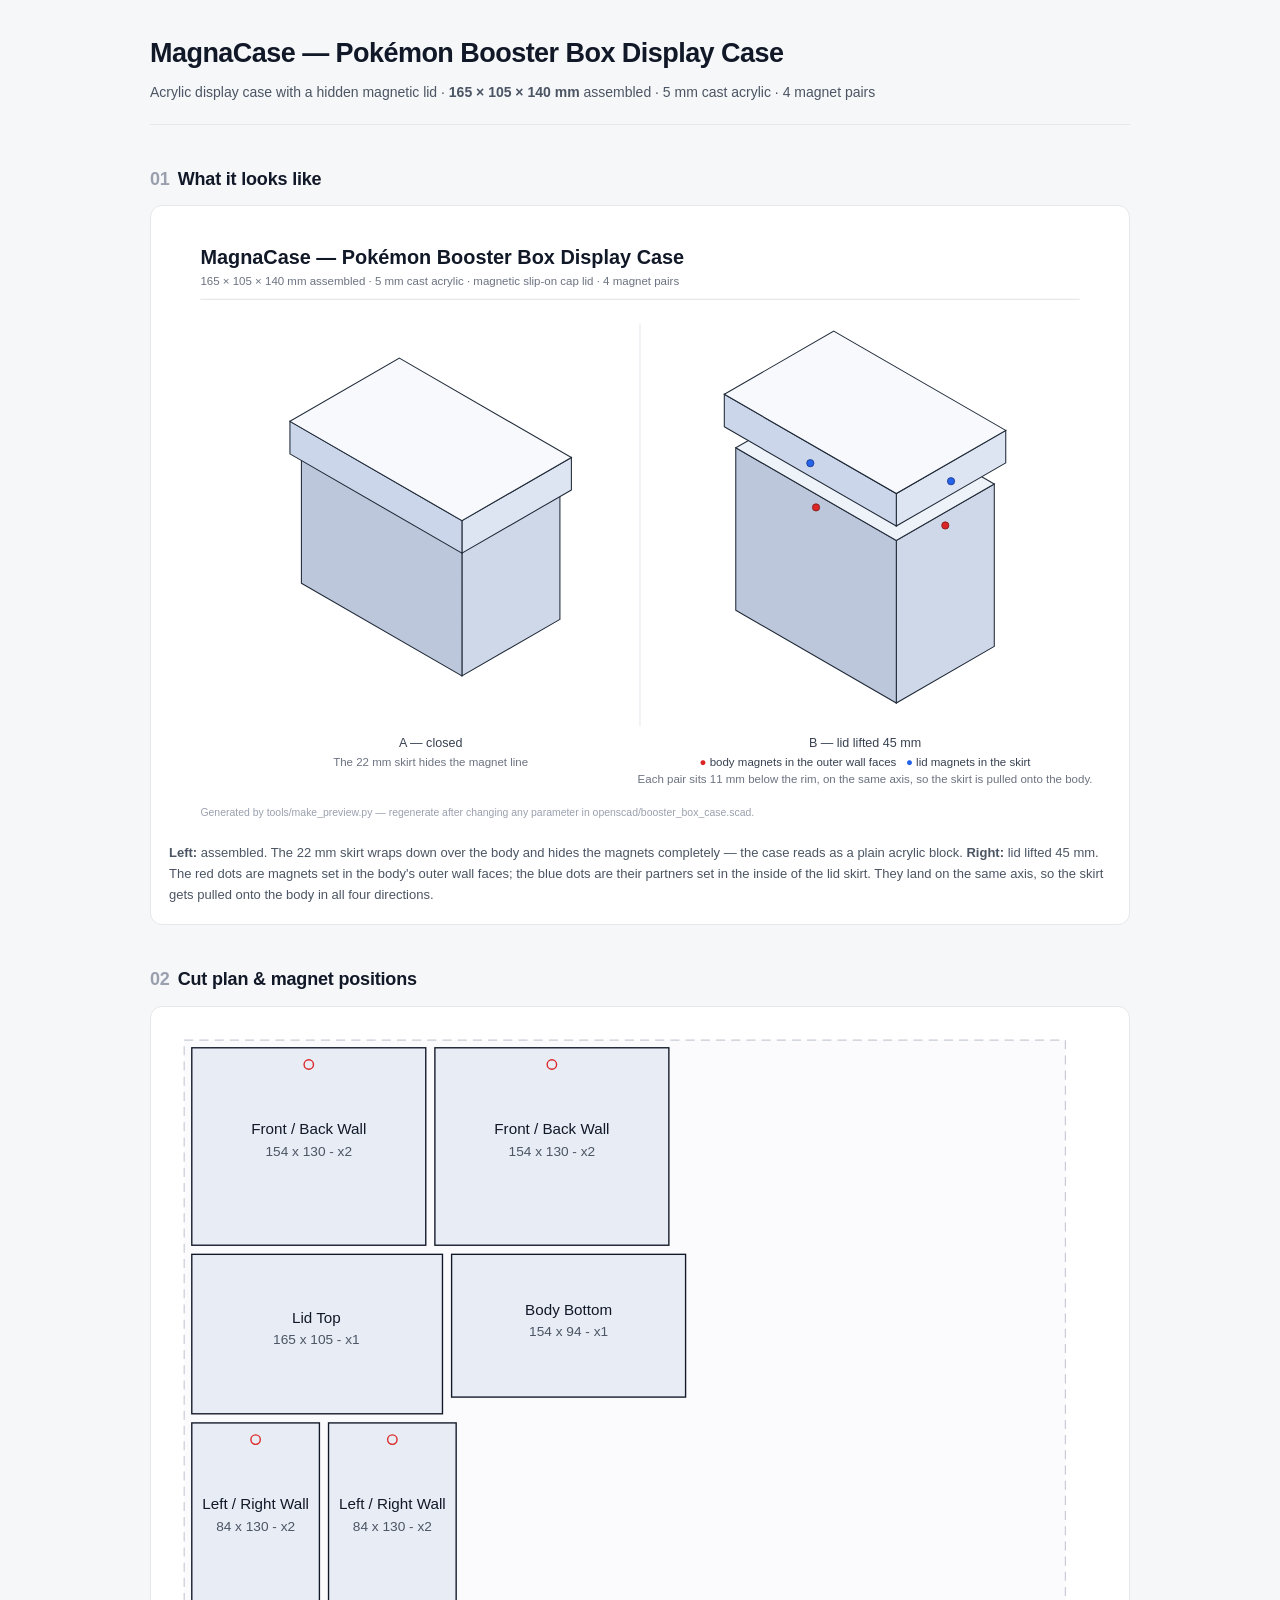
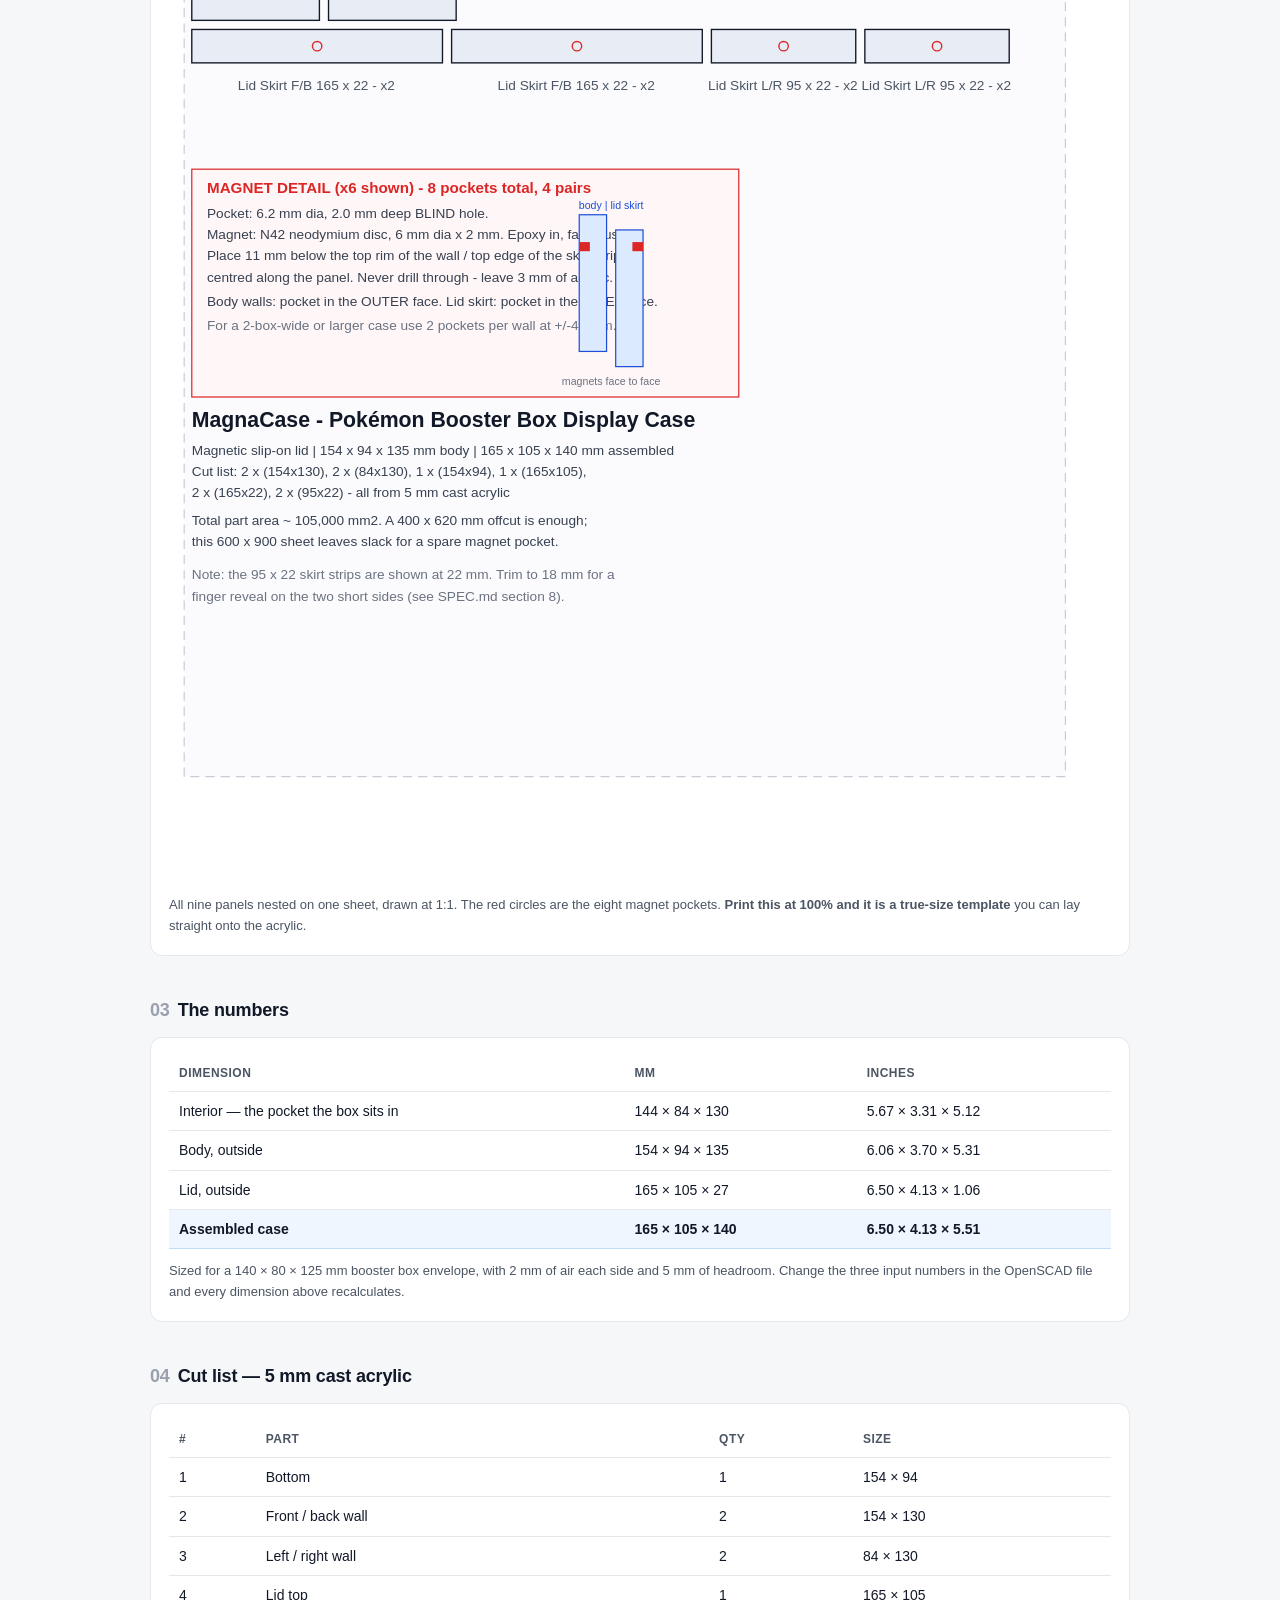
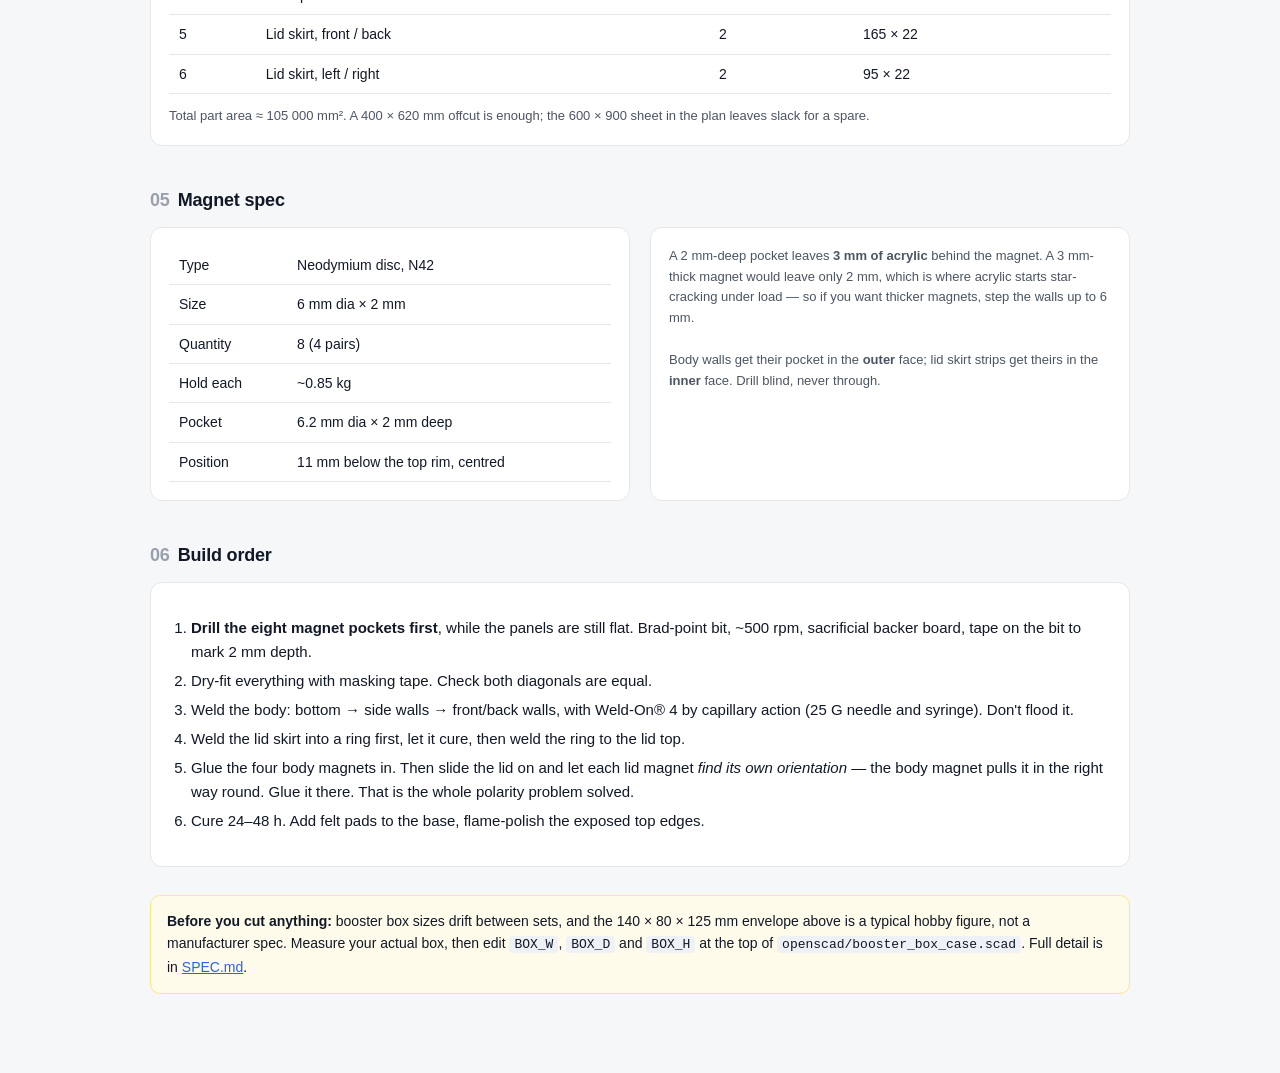
<file: display-cases/view.html>
<!DOCTYPE html>
<html lang="en">
<head>
<meta charset="utf-8">
<meta name="viewport" content="width=device-width, initial-scale=1">
<title>MagnaCase — Pokémon Booster Box Display Case</title>
<style>
  :root { --ink:#111827; --mid:#4b5563; --dim:#9aa0ae; --line:#e5e7eb; --accent:#2563eb; }
  * { box-sizing: border-box; }
  body {
    margin: 0; padding: 32px 20px 80px;
    font: 15px/1.6 -apple-system, BlinkMacSystemFont, "Segoe UI", Roboto, Helvetica, Arial, sans-serif;
    color: var(--ink); background: #f6f7f9;
  }
  .wrap { max-width: 980px; margin: 0 auto; }
  header { border-bottom: 1px solid var(--line); padding-bottom: 20px; margin-bottom: 28px; }
  h1 { font-size: 27px; margin: 0 0 6px; letter-spacing: -0.02em; }
  .sub { color: var(--mid); font-size: 14px; }
  h2 { font-size: 18px; margin: 40px 0 12px; letter-spacing: -0.01em; }
  h2 .n { color: var(--dim); font-weight: 600; margin-right: 8px; }
  .card { background: #fff; border: 1px solid var(--line); border-radius: 12px; padding: 18px; }
  .card img { display: block; width: 100%; height: auto; }
  .cap { color: var(--mid); font-size: 13px; margin-top: 12px; }
  table { border-collapse: collapse; width: 100%; font-size: 14px; }
  th, td { text-align: left; padding: 8px 10px; border-bottom: 1px solid var(--line); }
  th { font-weight: 600; color: var(--mid); font-size: 12px; text-transform: uppercase; letter-spacing: .04em; }
  td.num { font-variant-numeric: tabular-nums; white-space: nowrap; }
  .hi { background: #eff6ff; }
  .hi td { font-weight: 600; border-bottom-color: #bfdbfe; }
  code { background: #eef1f5; padding: 1px 5px; border-radius: 4px; font-size: 13px; }
  .grid { display: grid; grid-template-columns: 1fr 1fr; gap: 20px; }
  @media (max-width: 720px) { .grid { grid-template-columns: 1fr; } }
  ol, ul { padding-left: 22px; }
  li { margin-bottom: 5px; }
  .note { background:#fffbeb; border:1px solid #fde68a; border-radius:10px; padding:14px 16px; font-size:14px; }
  a { color: var(--accent); }
</style>
</head>
<body>
<div class="wrap">

<header>
  <h1>MagnaCase — Pokémon Booster Box Display Case</h1>
  <div class="sub">
    Acrylic display case with a hidden magnetic lid &middot;
    <strong>165 × 105 × 140 mm</strong> assembled &middot;
    5 mm cast acrylic &middot; 4 magnet pairs
  </div>
</header>

<h2><span class="n">01</span>What it looks like</h2>
<div class="card">
  <img src="preview-iso.svg" alt="Isometric preview of the display case, closed and with the lid lifted">
  <div class="cap">
    <strong>Left:</strong> assembled. The 22 mm skirt wraps down over the body and hides the
    magnets completely — the case reads as a plain acrylic block.
    <strong>Right:</strong> lid lifted 45 mm. The red dots are magnets set in the body's outer
    wall faces; the blue dots are their partners set in the inside of the lid skirt.
    They land on the same axis, so the skirt gets pulled onto the body in all four directions.
  </div>
</div>

<h2><span class="n">02</span>Cut plan &amp; magnet positions</h2>
<div class="card">
  <img src="cut-plan.svg" alt="Cut plan on a 600 by 900 mm acrylic sheet, with magnet pocket positions">
  <div class="cap">
    All nine panels nested on one sheet, drawn at 1:1. The red circles are the eight
    magnet pockets. <strong>Print this at 100% and it is a true-size template</strong> you
    can lay straight onto the acrylic.
  </div>
</div>

<h2><span class="n">03</span>The numbers</h2>
<div class="card">
<table>
  <thead><tr><th>Dimension</th><th>mm</th><th>inches</th></tr></thead>
  <tbody>
    <tr><td>Interior — the pocket the box sits in</td><td class="num">144 × 84 × 130</td><td class="num">5.67 × 3.31 × 5.12</td></tr>
    <tr><td>Body, outside</td><td class="num">154 × 94 × 135</td><td class="num">6.06 × 3.70 × 5.31</td></tr>
    <tr><td>Lid, outside</td><td class="num">165 × 105 × 27</td><td class="num">6.50 × 4.13 × 1.06</td></tr>
    <tr class="hi"><td>Assembled case</td><td class="num">165 × 105 × 140</td><td class="num">6.50 × 4.13 × 5.51</td></tr>
  </tbody>
</table>
<div class="cap">Sized for a 140 × 80 × 125 mm booster box envelope, with 2 mm of air each side
and 5 mm of headroom. Change the three input numbers in the OpenSCAD file and every
dimension above recalculates.</div>
</div>

<h2><span class="n">04</span>Cut list — 5 mm cast acrylic</h2>
<div class="card">
<table>
  <thead><tr><th>#</th><th>Part</th><th>Qty</th><th>Size</th></tr></thead>
  <tbody>
    <tr><td>1</td><td>Bottom</td><td>1</td><td class="num">154 × 94</td></tr>
    <tr><td>2</td><td>Front / back wall</td><td>2</td><td class="num">154 × 130</td></tr>
    <tr><td>3</td><td>Left / right wall</td><td>2</td><td class="num">84 × 130</td></tr>
    <tr><td>4</td><td>Lid top</td><td>1</td><td class="num">165 × 105</td></tr>
    <tr><td>5</td><td>Lid skirt, front / back</td><td>2</td><td class="num">165 × 22</td></tr>
    <tr><td>6</td><td>Lid skirt, left / right</td><td>2</td><td class="num">95 × 22</td></tr>
  </tbody>
</table>
<div class="cap">Total part area ≈ 105 000 mm². A 400 × 620 mm offcut is enough;
the 600 × 900 sheet in the plan leaves slack for a spare.</div>
</div>

<h2><span class="n">05</span>Magnet spec</h2>
<div class="grid">
  <div class="card">
    <table>
      <tbody>
        <tr><td>Type</td><td>Neodymium disc, N42</td></tr>
        <tr><td>Size</td><td class="num">6 mm dia × 2 mm</td></tr>
        <tr><td>Quantity</td><td>8 (4 pairs)</td></tr>
        <tr><td>Hold each</td><td class="num">~0.85 kg</td></tr>
        <tr><td>Pocket</td><td class="num">6.2 mm dia × 2 mm deep</td></tr>
        <tr><td>Position</td><td>11 mm below the top rim, centred</td></tr>
      </tbody>
    </table>
  </div>
  <div class="card">
    <div class="cap" style="margin-top:0">
      A 2 mm-deep pocket leaves <strong>3 mm of acrylic</strong> behind the magnet.
      A 3 mm-thick magnet would leave only 2 mm, which is where acrylic starts
      star-cracking under load — so if you want thicker magnets, step the walls up to 6 mm.
      <br><br>
      Body walls get their pocket in the <strong>outer</strong> face; lid skirt strips get
      theirs in the <strong>inner</strong> face. Drill blind, never through.
    </div>
  </div>
</div>

<h2><span class="n">06</span>Build order</h2>
<div class="card">
  <ol>
    <li><strong>Drill the eight magnet pockets first</strong>, while the panels are still flat.
        Brad-point bit, ~500 rpm, sacrificial backer board, tape on the bit to mark 2 mm depth.</li>
    <li>Dry-fit everything with masking tape. Check both diagonals are equal.</li>
    <li>Weld the body: bottom → side walls → front/back walls, with Weld-On® 4 by capillary
        action (25 G needle and syringe). Don't flood it.</li>
    <li>Weld the lid skirt into a ring first, let it cure, then weld the ring to the lid top.</li>
    <li>Glue the four body magnets in. Then slide the lid on and let each lid magnet
        <em>find its own orientation</em> — the body magnet pulls it in the right way round.
        Glue it there. That is the whole polarity problem solved.</li>
    <li>Cure 24–48 h. Add felt pads to the base, flame-polish the exposed top edges.</li>
  </ol>
</div>

<div class="note" style="margin-top:28px">
  <strong>Before you cut anything:</strong> booster box sizes drift between sets, and the
  140 × 80 × 125 mm envelope above is a typical hobby figure, not a manufacturer spec.
  Measure your actual box, then edit <code>BOX_W</code>, <code>BOX_D</code> and
  <code>BOX_H</code> at the top of <code>openscad/booster_box_case.scad</code>.
  Full detail is in <a href="SPEC.md">SPEC.md</a>.
</div>

</div>
</body>
</html>
</file>
